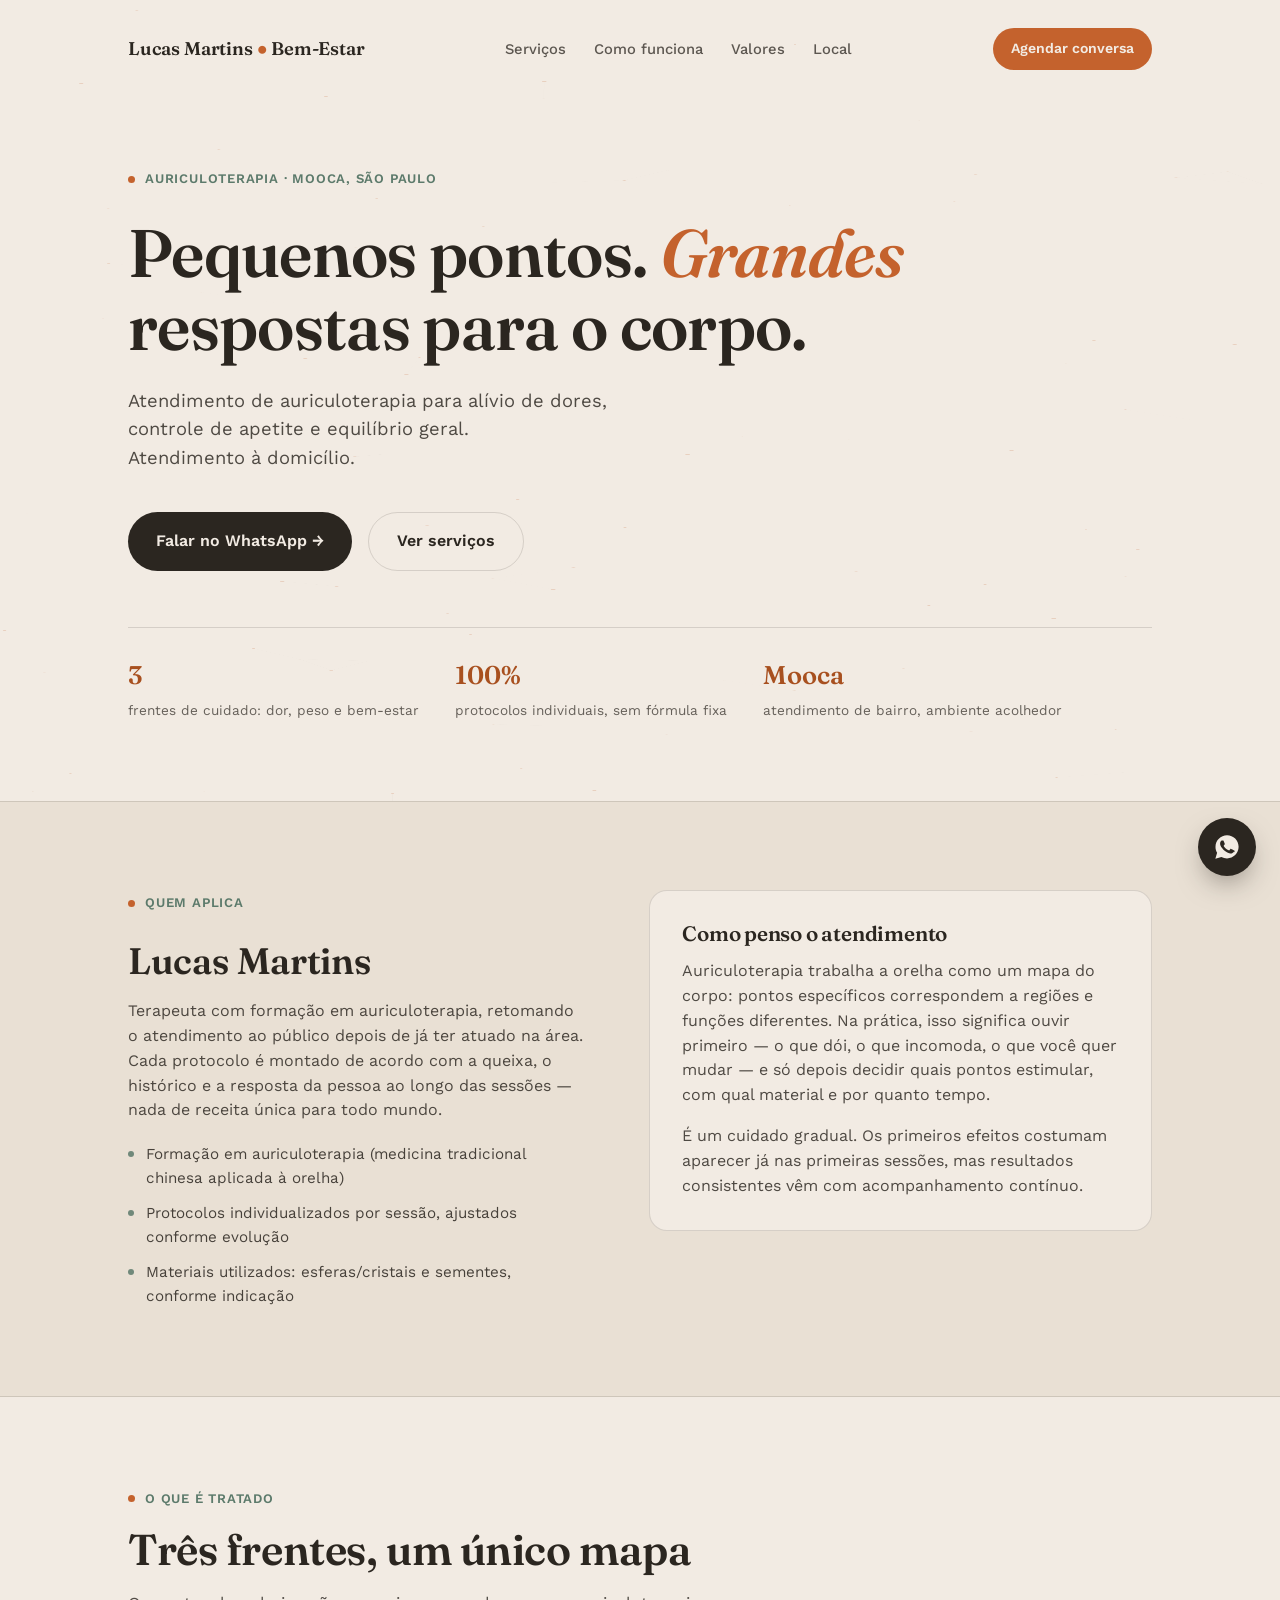
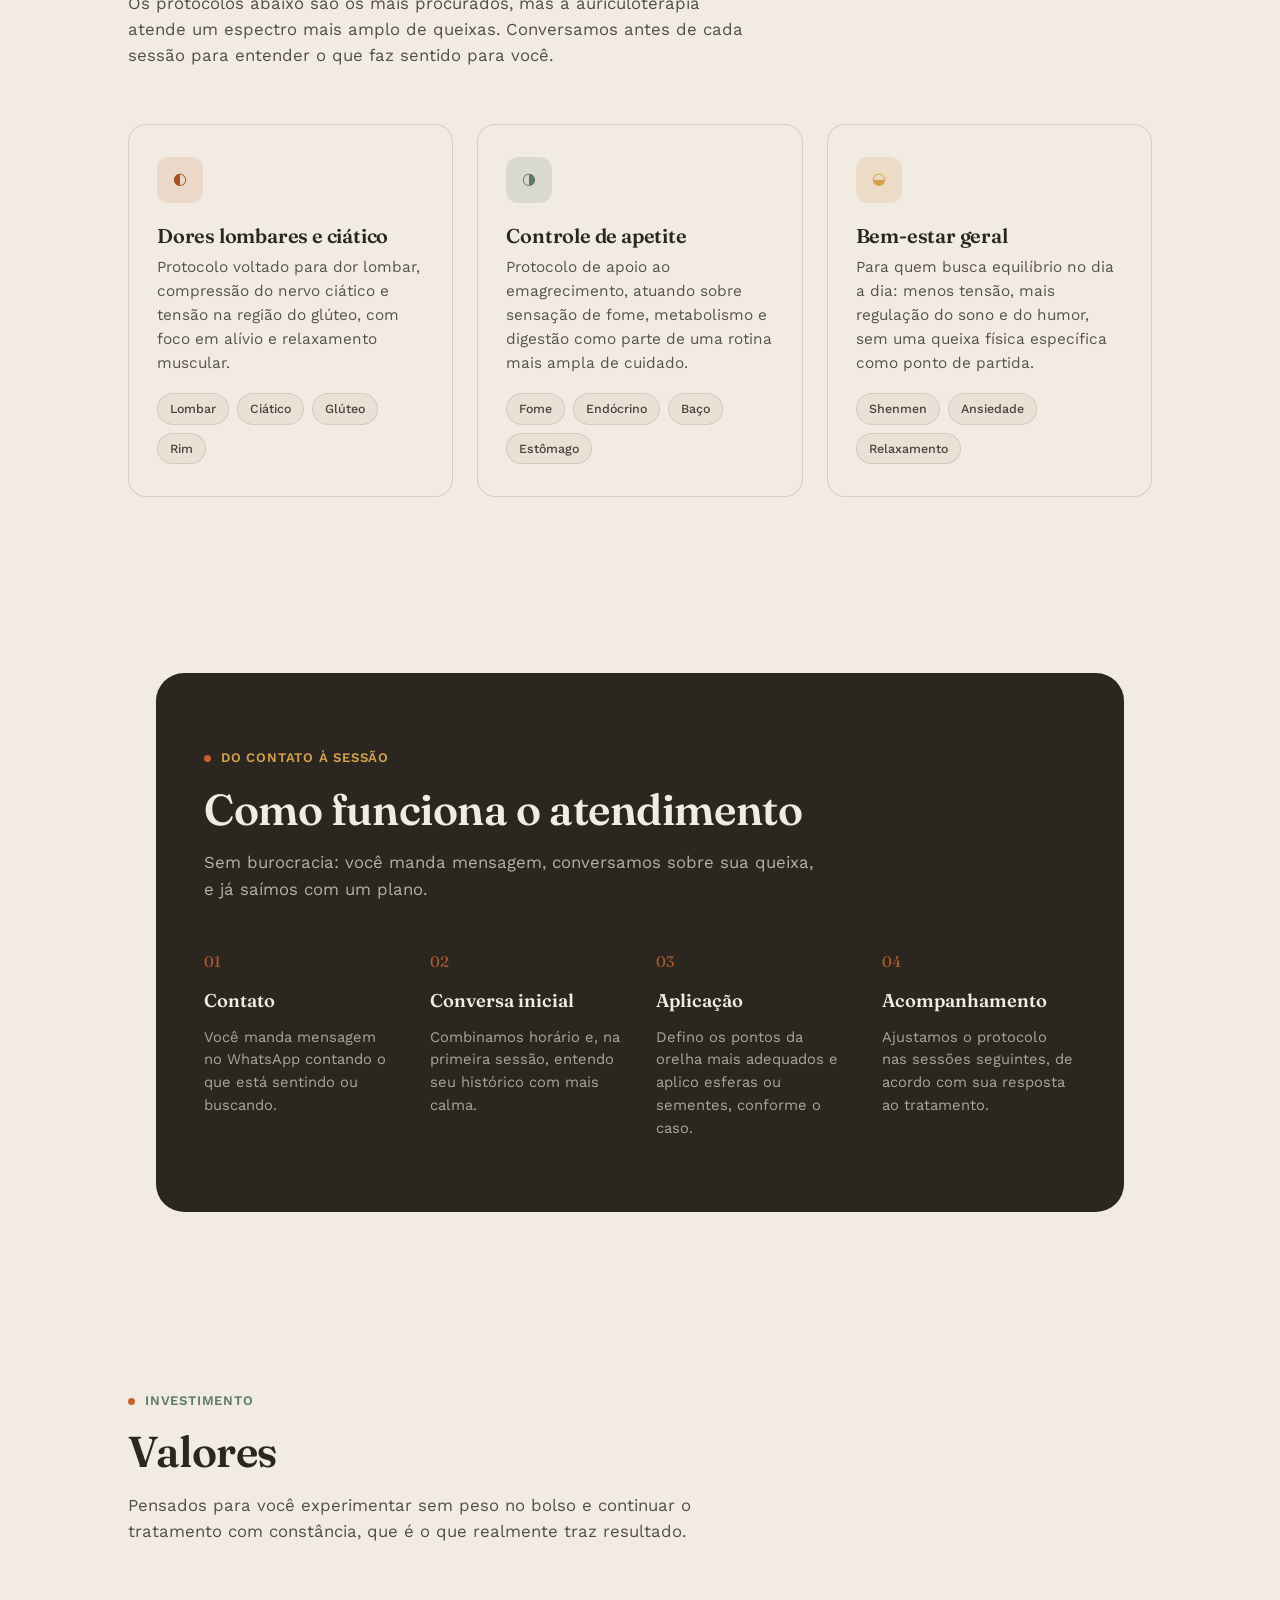
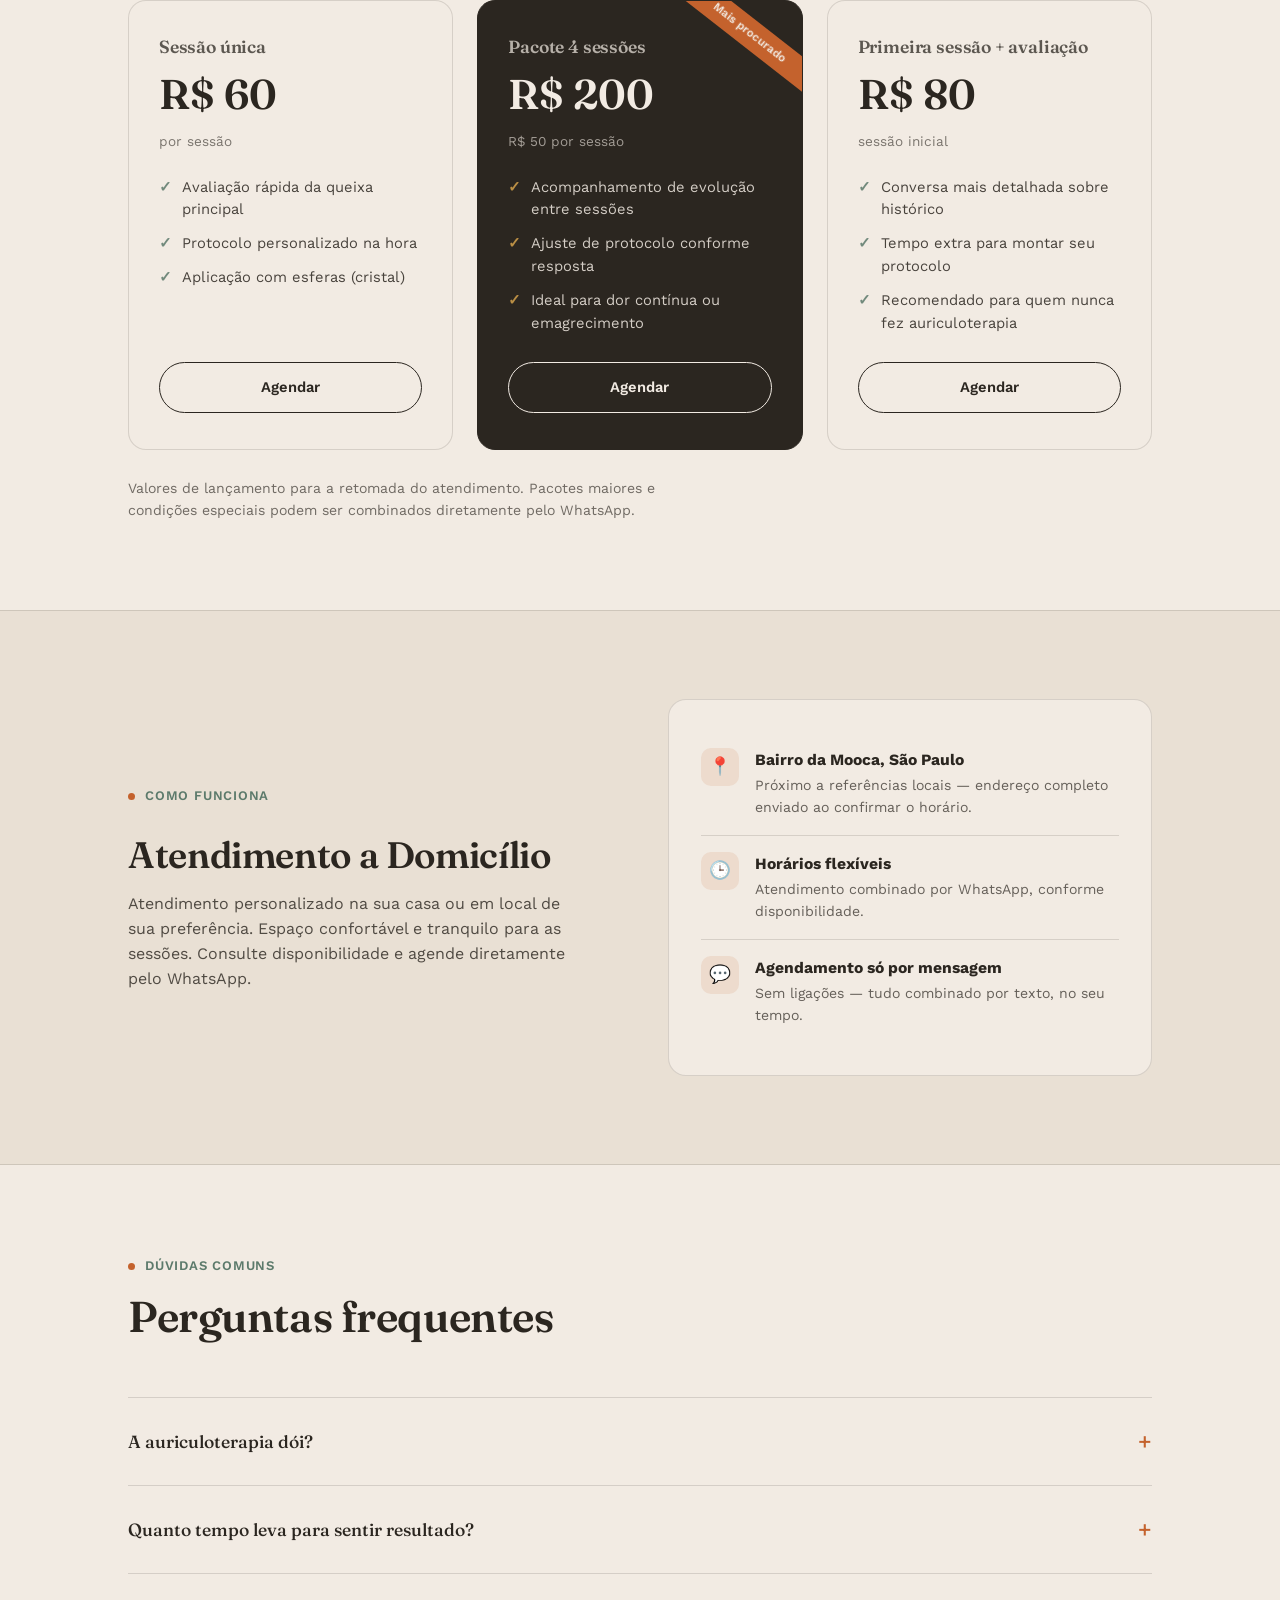
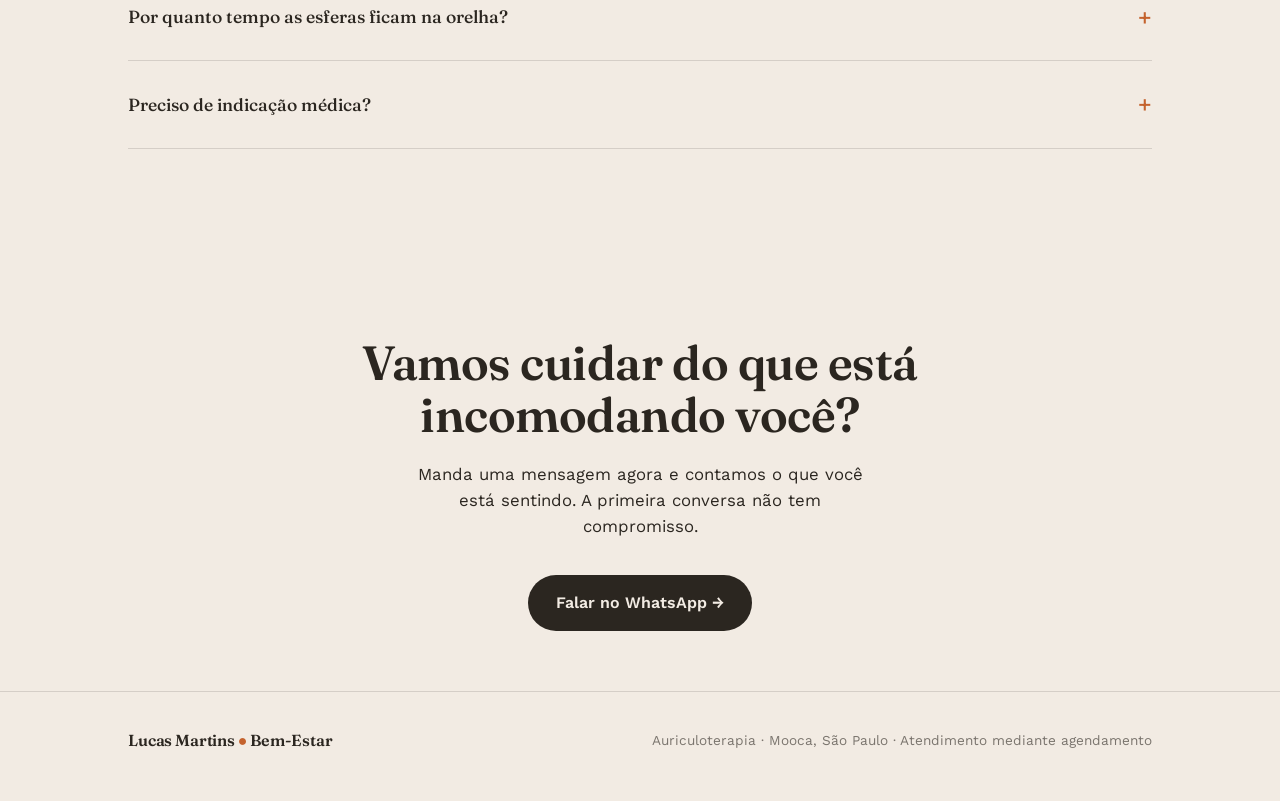
<file: index.html>
<!DOCTYPE html>
<html lang="pt-BR">
<head>
<meta charset="UTF-8">
<meta name="viewport" content="width=device-width, initial-scale=1.0">
<title>Lucas Martins Bem-Estar | Auriculoterapia na Mooca, São Paulo</title>
<meta name="description" content="Auriculoterapia para alívio de dores, emagrecimento e bem-estar geral. Atendimento na Mooca, São Paulo. Agende pelo WhatsApp.">
<link rel="preconnect" href="https://fonts.googleapis.com">
<link rel="preconnect" href="https://fonts.gstatic.com" crossorigin>
<link href="https://fonts.googleapis.com/css2?family=Fraunces:opsz,wght@9..144,400;9..144,500;9..144,600;9..144,700&family=Work+Sans:wght@400;500;600&display=swap" rel="stylesheet">
<link rel="stylesheet" href="assets/css/main.css">
</head>
<body>

<canvas id="constellation"></canvas>

<header>
  <div class="wrap nav">
    <div class="brand">Lucas Martins <span class="dot">●</span> Bem-Estar</div>
    <nav class="nav-links">
      <a href="#servicos">Serviços</a>
      <a href="#como-funciona">Como funciona</a>
      <a href="#valores">Valores</a>
      <a href="#local">Local</a>
    </nav>
    <a class="nav-cta" href="https://wa.me/5511940316273?text=Ol%C3%A1%2C%20Lucas!%20Vim%20pelo%20site%20e%20gostaria%20de%20agendar%20uma%20sess%C3%A3o." target="_blank" rel="noopener">Agendar conversa</a>
  </div>
</header>

<main>

  <section class="hero">
    <div class="wrap">
      <div class="eyebrow">Auriculoterapia · Mooca, São Paulo</div>
      <h1>Pequenos pontos. <em>Grandes</em><br>respostas para o corpo.</h1>
      <p class="lede">Atendimento de auriculoterapia para alívio de dores, controle de apetite e equilíbrio geral.<br> Atendimento à domicílio.</p>
      <div class="hero-ctas">
        <a class="btn-primary" href="https://wa.me/5511940316273?text=Ol%C3%A1%2C%20Lucas!%20Vim%20pelo%20site%20e%20gostaria%20de%20agendar%20uma%20sess%C3%A3o." target="_blank" rel="noopener">Falar no WhatsApp →</a>
        <a class="btn-secondary" href="#servicos">Ver serviços</a>
      </div>
      <div class="hero-meta">
        <div class="hero-meta-item">
          <span class="num">3</span>
          <span class="label">frentes de cuidado: dor, peso e bem-estar</span>
        </div>
        <div class="hero-meta-item">
          <span class="num">100%</span>
          <span class="label">protocolos individuais, sem fórmula fixa</span>
        </div>
        <div class="hero-meta-item">
          <span class="num">Mooca</span>
          <span class="label">atendimento de bairro, ambiente acolhedor</span>
        </div>
      </div>
    </div>
  </section>

  <section class="about" id="sobre">
    <div class="wrap">
      <div class="about-grid">
        <div class="reveal">
          <div class="eyebrow">Quem aplica</div>
          <h2 style="font-size:clamp(1.8rem,3.6vw,2.3rem); margin-bottom:18px;">Lucas Martins</h2>
          <p style="opacity:0.82; margin-bottom:20px;">Terapeuta com formação em auriculoterapia, retomando o atendimento ao público depois de já ter atuado na área. Cada protocolo é montado de acordo com a queixa, o histórico e a resposta da pessoa ao longo das sessões — nada de receita única para todo mundo.</p>
          <ul class="credential-list">
            <li>Formação em auriculoterapia (medicina tradicional chinesa aplicada à orelha)</li>
            <li>Protocolos individualizados por sessão, ajustados conforme evolução</li>
            <li>Materiais utilizados: esferas/cristais e sementes, conforme indicação</li>
          </ul>
        </div>
        <div class="about-card reveal">
          <h3>Como penso o atendimento</h3>
          <p>Auriculoterapia trabalha a orelha como um mapa do corpo: pontos específicos correspondem a regiões e funções diferentes. Na prática, isso significa ouvir primeiro — o que dói, o que incomoda, o que você quer mudar — e só depois decidir quais pontos estimular, com qual material e por quanto tempo.</p>
          <p style="margin-top:16px;">É um cuidado gradual. Os primeiros efeitos costumam aparecer já nas primeiras sessões, mas resultados consistentes vêm com acompanhamento contínuo.</p>
        </div>
      </div>
    </div>
  </section>

  <section id="servicos">
    <div class="wrap">
      <div class="section-head reveal">
        <div class="eyebrow">O que é tratado</div>
        <h2>Três frentes, um único mapa</h2>
        <p>Os protocolos abaixo são os mais procurados, mas a auriculoterapia atende um espectro mais amplo de queixas. Conversamos antes de cada sessão para entender o que faz sentido para você.</p>
      </div>
      <div class="service-grid">
        <div class="service-card reveal">
          <div class="service-icon">◐</div>
          <h3>Dores lombares e ciático</h3>
          <p>Protocolo voltado para dor lombar, compressão do nervo ciático e tensão na região do glúteo, com foco em alívio e relaxamento muscular.</p>
          <div class="service-points">
            <span class="point-tag">Lombar</span>
            <span class="point-tag">Ciático</span>
            <span class="point-tag">Glúteo</span>
            <span class="point-tag">Rim</span>
          </div>
        </div>
        <div class="service-card reveal">
          <div class="service-icon">◑</div>
          <h3>Controle de apetite</h3>
          <p>Protocolo de apoio ao emagrecimento, atuando sobre sensação de fome, metabolismo e digestão como parte de uma rotina mais ampla de cuidado.</p>
          <div class="service-points">
            <span class="point-tag">Fome</span>
            <span class="point-tag">Endócrino</span>
            <span class="point-tag">Baço</span>
            <span class="point-tag">Estômago</span>
          </div>
        </div>
        <div class="service-card reveal">
          <div class="service-icon">◒</div>
          <h3>Bem-estar geral</h3>
          <p>Para quem busca equilíbrio no dia a dia: menos tensão, mais regulação do sono e do humor, sem uma queixa física específica como ponto de partida.</p>
          <div class="service-points">
            <span class="point-tag">Shenmen</span>
            <span class="point-tag">Ansiedade</span>
            <span class="point-tag">Relaxamento</span>
          </div>
        </div>
      </div>
    </div>
  </section>

  <section id="como-funciona">
    <div class="wrap">
      <div class="how">
        <div class="section-head" style="margin-bottom:48px;">
          <div class="eyebrow">Do contato à sessão</div>
          <h2>Como funciona o atendimento</h2>
          <p>Sem burocracia: você manda mensagem, conversamos sobre sua queixa, e já saímos com um plano.</p>
        </div>
        <div class="steps">
          <div class="step reveal">
            <span class="step-index">01</span>
            <h4>Contato</h4>
            <p>Você manda mensagem no WhatsApp contando o que está sentindo ou buscando.</p>
          </div>
          <div class="step reveal">
            <span class="step-index">02</span>
            <h4>Conversa inicial</h4>
            <p>Combinamos horário e, na primeira sessão, entendo seu histórico com mais calma.</p>
          </div>
          <div class="step reveal">
            <span class="step-index">03</span>
            <h4>Aplicação</h4>
            <p>Defino os pontos da orelha mais adequados e aplico esferas ou sementes, conforme o caso.</p>
          </div>
          <div class="step reveal">
            <span class="step-index">04</span>
            <h4>Acompanhamento</h4>
            <p>Ajustamos o protocolo nas sessões seguintes, de acordo com sua resposta ao tratamento.</p>
          </div>
        </div>
      </div>
    </div>
  </section>

  <section id="valores">
    <div class="wrap">
      <div class="section-head reveal">
        <div class="eyebrow">Investimento</div>
        <h2>Valores</h2>
        <p>Pensados para você experimentar sem peso no bolso e continuar o tratamento com constância, que é o que realmente traz resultado.</p>
      </div>
      <div class="pricing-grid">
        <div class="price-card reveal">
          <h3>Sessão única</h3>
          <div class="amount">R$ 60</div>
          <div class="per">por sessão</div>
          <ul class="price-list">
            <li>Avaliação rápida da queixa principal</li>
            <li>Protocolo personalizado na hora</li>
            <li>Aplicação com esferas (cristal)</li>
          </ul>
          <a class="price-cta" href="https://wa.me/5511999999999?text=Ol%C3%A1%2C%20Lucas!%20Quero%20agendar%20uma%20sess%C3%A3o%20%C3%BAnica." target="_blank" rel="noopener">Agendar</a>
        </div>
        <div class="price-card featured reveal">
          <h3>Pacote 4 sessões</h3>
          <div class="amount">R$ 200</div>
          <div class="per">R$ 50 por sessão</div>
          <ul class="price-list">
            <li>Acompanhamento de evolução entre sessões</li>
            <li>Ajuste de protocolo conforme resposta</li>
            <li>Ideal para dor contínua ou emagrecimento</li>
          </ul>
          <a class="price-cta" href="https://wa.me/5511999999999?text=Ol%C3%A1%2C%20Lucas!%20Quero%20agendar%20o%20pacote%20de%204%20sess%C3%B5es." target="_blank" rel="noopener">Agendar</a>
        </div>
        <div class="price-card reveal">
          <h3>Primeira sessão + avaliação</h3>
          <div class="amount">R$ 80</div>
          <div class="per">sessão inicial</div>
          <ul class="price-list">
            <li>Conversa mais detalhada sobre histórico</li>
            <li>Tempo extra para montar seu protocolo</li>
            <li>Recomendado para quem nunca fez auriculoterapia</li>
          </ul>
          <a class="price-cta" href="https://wa.me/5511999999999?text=Ol%C3%A1%2C%20Lucas!%20%C3%89%20minha%20primeira%20vez%20e%20quero%20agendar%20uma%20avalia%C3%A7%C3%A3o." target="_blank" rel="noopener">Agendar</a>
        </div>
      </div>
      <p class="pricing-note">Valores de lançamento para a retomada do atendimento. Pacotes maiores e condições especiais podem ser combinados diretamente pelo WhatsApp.</p>
    </div>
  </section>

  <section class="location" id="local">
    <div class="wrap">
      <div class="location-grid">
        <div class="reveal">
          <div class="eyebrow">Como funciona</div>
          <h2 style="font-size:clamp(1.8rem,3.6vw,2.3rem); margin-bottom:18px;">Atendimento a Domicílio</h2>
          <p style="opacity:0.8; max-width:460px;">Atendimento personalizado na sua casa ou em local de sua preferência. Espaço confortável e tranquilo para as sessões. Consulte disponibilidade e agende diretamente pelo WhatsApp.</p>
        </div>
        <div class="location-card reveal">
          <div class="location-row">
            <div class="icon">📍</div>
            <div>
              <h4>Bairro da Mooca, São Paulo</h4>
              <p>Próximo a referências locais — endereço completo enviado ao confirmar o horário.</p>
            </div>
          </div>
          <div class="location-row">
            <div class="icon">🕒</div>
            <div>
              <h4>Horários flexíveis</h4>
              <p>Atendimento combinado por WhatsApp, conforme disponibilidade.</p>
            </div>
          </div>
          <div class="location-row">
            <div class="icon">💬</div>
            <div>
              <h4>Agendamento só por mensagem</h4>
              <p>Sem ligações — tudo combinado por texto, no seu tempo.</p>
            </div>
          </div>
        </div>
      </div>
    </div>
  </section>

  <section id="faq">
    <div class="wrap">
      <div class="section-head reveal">
        <div class="eyebrow">Dúvidas comuns</div>
        <h2>Perguntas frequentes</h2>
      </div>
      <div class="faq-list reveal">
        <div class="faq-item">
          <div class="faq-q"><span>A auriculoterapia dói?</span><span class="plus">+</span></div>
          <div class="faq-a"><p>Não. A aplicação é feita com esferas pequenas (cristal) ou sementes, sem agulhas. A maioria das pessoas sente apenas uma leve pressão no momento da colocação.</p></div>
        </div>
        <div class="faq-item">
          <div class="faq-q"><span>Quanto tempo leva para sentir resultado?</span><span class="plus">+</span></div>
          <div class="faq-a"><p>Varia de pessoa para pessoa. Algumas notam diferença já na primeira semana, especialmente em quadros de dor. Para emagrecimento e bem-estar geral, o resultado costuma vir de forma mais gradual, com sessões contínuas.</p></div>
        </div>
        <div class="faq-item">
          <div class="faq-q"><span>Por quanto tempo as esferas ficam na orelha?</span><span class="plus">+</span></div>
          <div class="faq-a"><p>Em geral entre 3 e 7 dias, dependendo do material usado e da sua resposta ao tratamento. Isso é combinado individualmente.</p></div>
        </div>
        <div class="faq-item">
          <div class="faq-q"><span>Preciso de indicação médica?</span><span class="plus">+</span></div>
          <div class="faq-a"><p>Não é obrigatório, mas se você já tem acompanhamento médico para a queixa, é sempre bom me contar para alinharmos o tratamento como um complemento, não substituto.</p></div>
        </div>
      </div>
    </div>
  </section>

  <section class="final-cta">
    <div class="wrap">
      <h2 class="reveal">Vamos cuidar do que está incomodando você?</h2>
      <p class="reveal">Manda uma mensagem agora e contamos o que você está sentindo. A primeira conversa não tem compromisso.</p>
      <a class="btn-primary reveal" href="https://wa.me/5511999999999?text=Ol%C3%A1%2C%20Lucas!%20Vim%20pelo%20site%20e%20gostaria%20de%20agendar%20uma%20sess%C3%A3o." target="_blank" rel="noopener">Falar no WhatsApp →</a>
    </div>
  </section>

</main>

<footer>
  <div class="wrap footer-grid">
    <div class="brand" style="font-size:1rem;">Lucas Martins <span class="dot">●</span> Bem-Estar</div>
    <p>Auriculoterapia · Mooca, São Paulo · Atendimento mediante agendamento</p>
  </div>
</footer>

<a class="float-wa" href="https://wa.me/5511940316273?text=Ol%C3%A1%2C%20Lucas!%20Vim%20pelo%20site%20e%20gostaria%20de%20agendar%20uma%20sess%C3%A3o." target="_blank" rel="noopener" aria-label="Falar no WhatsApp">
  <svg width="28" height="28" viewBox="0 0 24 24" fill="currentColor"><path d="M12.04 2C6.58 2 2.13 6.45 2.13 11.91c0 1.85.5 3.58 1.41 5.09L2 22l5.18-1.5a9.86 9.86 0 0 0 4.86 1.27h.01c5.46 0 9.91-4.45 9.91-9.91C21.96 6.4 17.5 2 12.04 2zm5.85 14.04c-.25.7-1.45 1.34-2 1.43-.51.08-1.16.11-1.87-.12-.43-.14-.98-.32-1.69-.63-2.97-1.28-4.9-4.27-5.05-4.47-.15-.2-1.2-1.6-1.2-3.05 0-1.45.76-2.16 1.03-2.46.27-.3.59-.37.79-.37h.57c.18 0 .43-.07.67.51.25.6.85 2.08.92 2.23.07.15.12.33.02.53-.1.2-.15.32-.3.49-.15.17-.31.38-.44.51-.15.15-.3.3-.13.59.18.3.79 1.3 1.7 2.1 1.17 1.04 2.16 1.36 2.46 1.51.3.15.48.13.65-.05.22-.22.5-.59.79-.95.2-.26.46-.3.76-.18.3.12 1.9.9 2.23 1.06.33.17.55.25.63.39.08.14.08.78-.17 1.48z"/></svg>
</a>

<script src="assets/js/main.js" defer></script>
</body>
</html>
</file>
<file: assets/css/main.css>
:root{
  --sand:#F2EBE3;
  --sand-dim:#E9E0D4;
  --ink:#2B2620;
  --clay:#C4622D;
  --clay-deep:#A8501F;
  --olive:#5C7A6B;
  --ocher:#D4A24C;
  --line: rgba(43,38,32,0.14);
}

*{box-sizing:border-box; margin:0; padding:0;}

html{scroll-behavior:smooth;}

body{
  background:var(--sand);
  color:var(--ink);
  font-family:'Work Sans', sans-serif;
  line-height:1.55;
  -webkit-font-smoothing:antialiased;
  overflow-x:hidden;
}

h1,h2,h3{
  font-family:'Fraunces', serif;
  font-weight:600;
  line-height:1.08;
  letter-spacing:-0.01em;
}

a{color:inherit; text-decoration:none;}

img{max-width:100%; display:block;}

.wrap{
  max-width:1080px;
  margin:0 auto;
  padding:0 28px;
}

/* ---------- Signature constellation canvas ---------- */
#constellation{
  position:fixed;
  inset:0;
  width:100%;
  height:100%;
  z-index:0;
  pointer-events:none;
  opacity:0.55;
}

@media (prefers-reduced-motion: reduce){
  #constellation{display:none;}
}

/* ---------- Header ---------- */
header{
  position:relative;
  z-index:2;
  padding:28px 0 0;
}

.nav{
  display:flex;
  align-items:center;
  justify-content:space-between;
}

.brand{
  font-family:'Fraunces', serif;
  font-weight:600;
  font-size:1.15rem;
  letter-spacing:-0.01em;
}

.brand .dot{
  color:var(--clay);
}

.nav-links{
  display:flex;
  gap:28px;
  font-size:0.92rem;
  font-weight:500;
}

.nav-links a{
  opacity:0.75;
  transition:opacity 0.2s ease;
}
.nav-links a:hover{opacity:1;}

.nav-cta{
  display:inline-flex;
  align-items:center;
  gap:8px;
  background:var(--clay);
  color:var(--sand);
  padding:10px 18px;
  border-radius:999px;
  font-size:0.88rem;
  font-weight:600;
  transition:background 0.2s ease, transform 0.2s ease;
}
.nav-cta:hover{background:var(--clay-deep); transform:translateY(-1px);}

@media (max-width:720px){
  .nav-links{display:none;}
}

/* ---------- Hero ---------- */
.hero{
  position:relative;
  z-index:2;
  padding:96px 0 80px;
}

.eyebrow{
  display:inline-flex;
  align-items:center;
  gap:10px;
  font-size:0.82rem;
  font-weight:600;
  letter-spacing:0.06em;
  text-transform:uppercase;
  color:var(--olive);
  margin-bottom:28px;
}

.eyebrow::before{
  content:'';
  width:7px;
  height:7px;
  border-radius:50%;
  background:var(--clay);
  display:inline-block;
}

.hero h1{
  font-size:clamp(2.4rem, 6vw, 4.2rem);
  max-width:780px;
  margin-bottom:24px;
}

.hero h1 em{
  font-style:italic;
  color:var(--clay);
}

.hero p.lede{
  font-size:1.15rem;
  max-width:540px;
  opacity:0.82;
  margin-bottom:40px;
}

.hero-ctas{
  display:flex;
  gap:16px;
  flex-wrap:wrap;
  margin-bottom:56px;
}

.btn-primary{
  display:inline-flex;
  align-items:center;
  gap:10px;
  background:var(--ink);
  color:var(--sand);
  padding:16px 28px;
  border-radius:999px;
  font-weight:600;
  font-size:1rem;
  transition:background 0.2s ease, transform 0.2s ease;
}
.btn-primary:hover{background:var(--clay-deep); transform:translateY(-2px);}

.btn-secondary{
  display:inline-flex;
  align-items:center;
  gap:10px;
  border:1.5px solid var(--line);
  padding:16px 28px;
  border-radius:999px;
  font-weight:600;
  font-size:1rem;
  transition:border-color 0.2s ease, transform 0.2s ease;
}
.btn-secondary:hover{border-color:var(--ink); transform:translateY(-2px);}

.hero-meta{
  display:flex;
  gap:36px;
  flex-wrap:wrap;
  border-top:1px solid var(--line);
  padding-top:28px;
}

.hero-meta-item{
  display:flex;
  flex-direction:column;
  gap:4px;
}

.hero-meta-item .num{
  font-family:'Fraunces', serif;
  font-size:1.6rem;
  font-weight:600;
  color:var(--clay-deep);
}

.hero-meta-item .label{
  font-size:0.85rem;
  opacity:0.7;
}

/* ---------- Section shared ---------- */
section{
  position:relative;
  z-index:2;
  padding:88px 0;
}

.section-head{
  max-width:620px;
  margin-bottom:56px;
}

.section-head .eyebrow{margin-bottom:18px;}

.section-head h2{
  font-size:clamp(1.9rem, 4vw, 2.7rem);
  margin-bottom:16px;
}

.section-head p{
  opacity:0.8;
  font-size:1.05rem;
}

/* ---------- About ---------- */
.about{
  background:var(--sand-dim);
  border-top:1px solid var(--line);
  border-bottom:1px solid var(--line);
}

.about-grid{
  display:grid;
  grid-template-columns:1fr 1.1fr;
  gap:64px;
  align-items:start;
}

@media (max-width:820px){
  .about-grid{grid-template-columns:1fr; gap:40px;}
}

.about-card{
  background:var(--sand);
  border:1px solid var(--line);
  border-radius:18px;
  padding:32px;
}

.about-card h3{
  font-size:1.3rem;
  margin-bottom:14px;
}

.about-card p{opacity:0.82;}

.credential-list{
  list-style:none;
  margin-top:20px;
  display:flex;
  flex-direction:column;
  gap:12px;
}

.credential-list li{
  display:flex;
  align-items:flex-start;
  gap:12px;
  font-size:0.95rem;
  opacity:0.85;
}

.credential-list li::before{
  content:'';
  width:6px;
  height:6px;
  border-radius:50%;
  background:var(--olive);
  margin-top:8px;
  flex-shrink:0;
}

/* ---------- Services ---------- */
.service-grid{
  display:grid;
  grid-template-columns:repeat(3, 1fr);
  gap:24px;
}

@media (max-width:900px){
  .service-grid{grid-template-columns:1fr;}
}

.service-card{
  border:1px solid var(--line);
  border-radius:18px;
  padding:32px 28px;
  background:var(--sand);
  transition:transform 0.25s ease, box-shadow 0.25s ease, border-color 0.25s ease;
}

.service-card:hover{
  transform:translateY(-4px);
  box-shadow:0 16px 32px -20px rgba(43,38,32,0.35);
  border-color:transparent;
}

.service-icon{
  width:46px;
  height:46px;
  border-radius:12px;
  display:flex;
  align-items:center;
  justify-content:center;
  margin-bottom:22px;
}

.service-card:nth-child(1) .service-icon{background:rgba(196,98,45,0.14); color:var(--clay-deep);}
.service-card:nth-child(2) .service-icon{background:rgba(92,122,107,0.16); color:var(--olive);}
.service-card:nth-child(3) .service-icon{background:rgba(212,162,76,0.2); color:var(--ocher);}

.service-card h3{
  font-size:1.25rem;
  margin-bottom:10px;
}

.service-card p{
  opacity:0.78;
  font-size:0.96rem;
  margin-bottom:18px;
}

.service-points{
  display:flex;
  flex-wrap:wrap;
  gap:8px;
}

.point-tag{
  font-size:0.78rem;
  font-weight:500;
  padding:5px 12px;
  border-radius:999px;
  background:var(--sand-dim);
  border:1px solid var(--line);
  opacity:0.85;
}

/* ---------- How it works ---------- */
.how{
  background:var(--ink);
  color:var(--sand);
  border-radius:28px;
  margin:0 28px;
  padding:72px 48px;
}

@media (max-width:720px){
  .how{margin:0 16px; padding:56px 28px;}
}

.how .section-head p{color:var(--sand); opacity:0.7;}
.how .eyebrow{color:var(--ocher);}

.steps{
  display:grid;
  grid-template-columns:repeat(4, 1fr);
  gap:32px;
}

@media (max-width:900px){
  .steps{grid-template-columns:1fr 1fr; gap:36px;}
}
@media (max-width:560px){
  .steps{grid-template-columns:1fr;}
}

.step{
  position:relative;
}

.step-index{
  font-family:'Fraunces', serif;
  font-size:0.95rem;
  color:var(--clay);
  opacity:0.9;
  margin-bottom:14px;
  display:block;
}

.step h4{
  font-family:'Fraunces', serif;
  font-weight:600;
  font-size:1.15rem;
  margin-bottom:10px;
}

.step p{
  font-size:0.92rem;
  opacity:0.65;
}

/* ---------- Pricing ---------- */
.pricing-grid{
  display:grid;
  grid-template-columns:repeat(3, 1fr);
  gap:24px;
}

@media (max-width:900px){
  .pricing-grid{grid-template-columns:1fr;}
}

.price-card{
  border:1px solid var(--line);
  border-radius:18px;
  padding:36px 30px;
  background:var(--sand);
  display:flex;
  flex-direction:column;
}

.price-card.featured{
  background:var(--ink);
  color:var(--sand);
  border-color:var(--ink);
  position:relative;
  overflow:hidden;
}

.price-card.featured::before{
  content:'Mais procurado';
  position:absolute;
  top:18px;
  right:-32px;
  background:var(--clay);
  color:var(--sand);
  font-size:0.72rem;
  font-weight:600;
  padding:5px 40px;
  transform:rotate(38deg);
}

.price-card h3{
  font-size:1.1rem;
  margin-bottom:6px;
  opacity:0.75;
}
.price-card.featured h3{opacity:0.7;}

.price-card .amount{
  font-family:'Fraunces', serif;
  font-size:2.6rem;
  font-weight:600;
  margin-bottom:4px;
}

.price-card .amount sup{
  font-size:1.1rem;
  font-weight:500;
  opacity:0.6;
  top:-1em;
}

.price-card .per{
  font-size:0.85rem;
  opacity:0.6;
  margin-bottom:24px;
}

.price-list{
  list-style:none;
  display:flex;
  flex-direction:column;
  gap:11px;
  margin-bottom:28px;
  flex:1;
}

.price-list li{
  font-size:0.92rem;
  display:flex;
  gap:10px;
  align-items:flex-start;
  opacity:0.85;
}

.price-list li::before{
  content:'✓';
  color:var(--olive);
  font-weight:600;
  flex-shrink:0;
}

.price-card.featured .price-list li::before{color:var(--ocher);}

.price-cta{
  text-align:center;
  padding:13px;
  border-radius:999px;
  border:1.5px solid var(--ink);
  font-weight:600;
  font-size:0.92rem;
  transition:background 0.2s ease, color 0.2s ease;
}

.price-cta:hover{background:var(--ink); color:var(--sand);}

.price-card.featured .price-cta{
  border-color:var(--sand);
}
.price-card.featured .price-cta:hover{
  background:var(--sand);
  color:var(--ink);
}

.pricing-note{
  margin-top:28px;
  font-size:0.88rem;
  opacity:0.65;
  max-width:560px;
}

/* ---------- Location ---------- */
.location{
  background:var(--sand-dim);
  border-top:1px solid var(--line);
  border-bottom:1px solid var(--line);
}

.location-grid{
  display:grid;
  grid-template-columns:1fr 1fr;
  gap:56px;
  align-items:center;
}

@media (max-width:820px){
  .location-grid{grid-template-columns:1fr;}
}

.location-card{
  background:var(--sand);
  border:1px solid var(--line);
  border-radius:18px;
  padding:32px;
}

.location-row{
  display:flex;
  gap:16px;
  padding:16px 0;
  border-bottom:1px solid var(--line);
}
.location-row:last-child{border-bottom:none;}

.location-row .icon{
  width:38px;
  height:38px;
  border-radius:10px;
  background:rgba(196,98,45,0.12);
  color:var(--clay-deep);
  display:flex;
  align-items:center;
  justify-content:center;
  flex-shrink:0;
  font-size:1.1rem;
}

.location-row h4{
  font-size:0.98rem;
  margin-bottom:3px;
}

.location-row p{
  font-size:0.88rem;
  opacity:0.7;
}

/* ---------- FAQ ---------- */
.faq-list{
  display:flex;
  flex-direction:column;
  gap:0;
  border-top:1px solid var(--line);
}

.faq-item{
  border-bottom:1px solid var(--line);
  padding:26px 0;
  cursor:pointer;
}

.faq-q{
  display:flex;
  justify-content:space-between;
  align-items:center;
  gap:20px;
  font-family:'Fraunces', serif;
  font-weight:500;
  font-size:1.1rem;
}

.faq-q .plus{
  font-family:'Work Sans', sans-serif;
  font-size:1.4rem;
  color:var(--clay);
  transition:transform 0.25s ease;
  flex-shrink:0;
}

.faq-item.open .faq-q .plus{transform:rotate(45deg);}

.faq-a{
  max-height:0;
  overflow:hidden;
  transition:max-height 0.3s ease;
}

.faq-a p{
  padding-top:14px;
  opacity:0.78;
  max-width:680px;
  font-size:0.96rem;
}

/* ---------- Final CTA ---------- */
.final-cta{
  text-align:center;
  padding:100px 0 60px;
}

.final-cta h2{
  font-size:clamp(2rem, 5vw, 3rem);
  max-width:640px;
  margin:0 auto 20px;
}

.final-cta p{
  opacity:0.78;
  max-width:480px;
  margin:0 auto 36px;
  font-size:1.05rem;
}

/* ---------- Footer ---------- */
footer{
  position:relative;
  z-index:2;
  border-top:1px solid var(--line);
  padding:36px 0 48px;
}

.footer-grid{
  display:flex;
  justify-content:space-between;
  align-items:center;
  flex-wrap:wrap;
  gap:16px;
}

.footer-grid p{
  font-size:0.85rem;
  opacity:0.6;
}

/* ---------- Whatsapp floating button ---------- */
.float-wa{
  position:fixed;
  bottom:24px;
  right:24px;
  z-index:50;
  background:#2B2620;
  color:var(--sand);
  width:58px;
  height:58px;
  border-radius:50%;
  display:flex;
  align-items:center;
  justify-content:center;
  box-shadow:0 12px 28px -8px rgba(43,38,32,0.5);
  transition:transform 0.2s ease, background 0.2s ease;
}
.float-wa:hover{transform:scale(1.08); background:var(--clay-deep);}

.reveal{
  opacity:0;
  transform:translateY(18px);
  transition:opacity 0.6s ease, transform 0.6s ease;
}
.reveal.in{
  opacity:1;
  transform:translateY(0);
}
</file>
